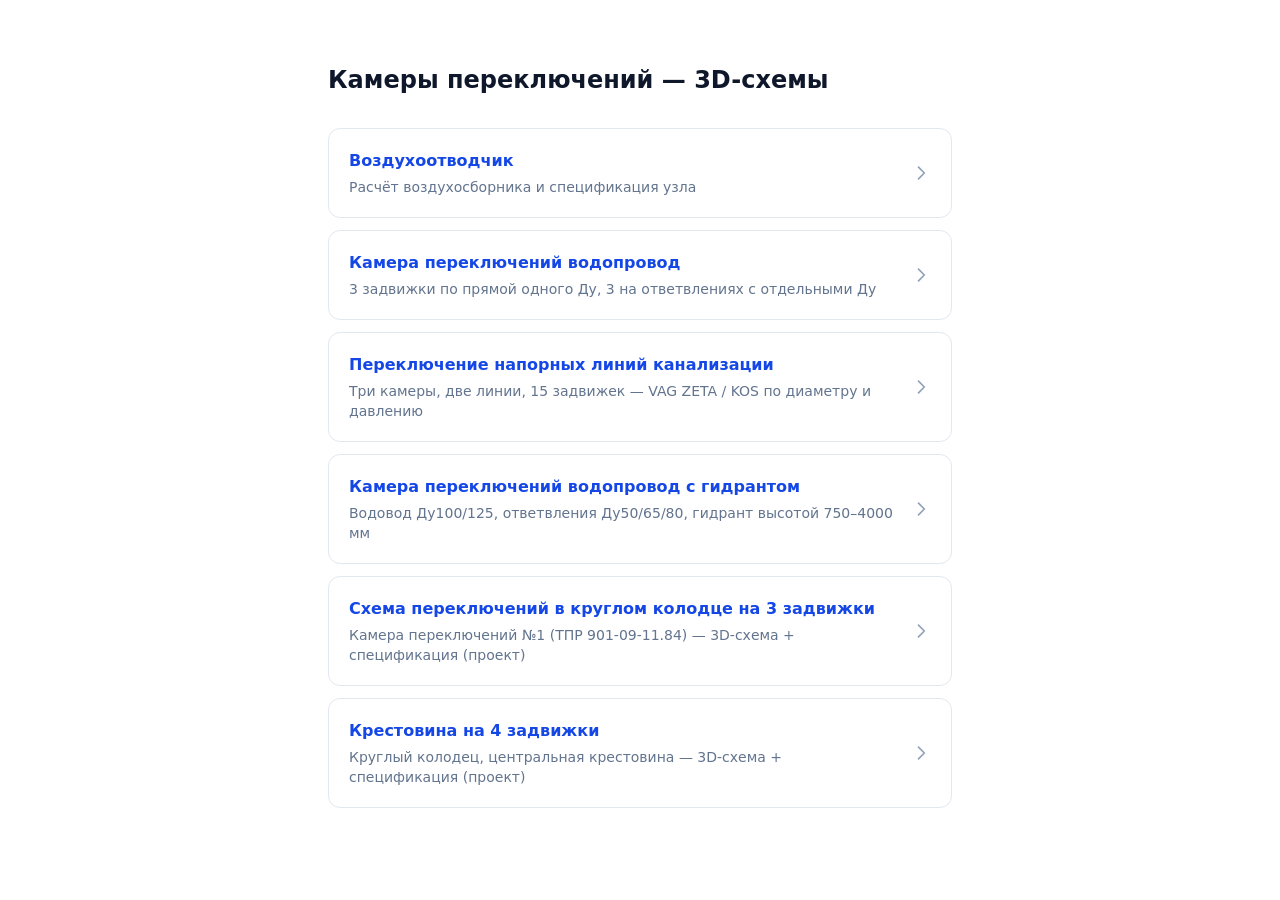
<file: index.html>
<!doctype html>
<html lang="ru">
	<head>
		<meta charset="utf-8" />
		<meta name="viewport" content="width=device-width, initial-scale=1" />
		<meta http-equiv="content-security-policy" content="connect-src 'self'; script-src 'self' 'wasm-unsafe-eval' 'sha256-+P0klpvqe4GR8/NRU9jj+TfyuyEnpEtQlkSLEpeLtRQ='; style-src 'self'; style-src-attr 'unsafe-hashes' 'sha256-S8qMpvofolR8Mpjy4kQvEm7m1q8clzU4dfDH0AmvZjo='">
		<link href="./_app/immutable/entry/start.BTh6j1HH.js" rel="modulepreload">
		<link href="./_app/immutable/chunks/CkH2gmz1.js" rel="modulepreload">
		<link href="./_app/immutable/chunks/C0CmDKNP.js" rel="modulepreload">
		<link href="./_app/immutable/chunks/ArF4YDRw.js" rel="modulepreload">
		<link href="./_app/immutable/chunks/DdtrgjEu.js" rel="modulepreload">
		<link href="./_app/immutable/entry/app.DQMFyP6h.js" rel="modulepreload">
		<link href="./_app/immutable/chunks/CxL-JORD.js" rel="modulepreload">
		<link href="./_app/immutable/chunks/CrJjbbDR.js" rel="modulepreload">
		<link href="./_app/immutable/chunks/CkRYQjaD.js" rel="modulepreload">
		<link href="./_app/immutable/chunks/CRseKfGF.js" rel="modulepreload">
		<link href="./_app/immutable/nodes/0.BIsjtQeS.js" rel="modulepreload">
		<link href="./_app/immutable/chunks/uBMCfobz.js" rel="modulepreload">
		<link href="./_app/immutable/chunks/BHOm5fhc.js" rel="modulepreload">
		<link href="./_app/immutable/nodes/2.DB__8mZm.js" rel="modulepreload">
		<link href="./_app/immutable/chunks/COVg0l7U.js" rel="modulepreload">
		<link href="./_app/immutable/chunks/BsjzHxVr.js" rel="modulepreload">
		<!--12qhfyh--><link rel="icon" href="[data-uri]"/><!----><!--1uha8ag--><meta name="robots" content="noindex"/><!----><title>АрмРасчет 2 — предпросмотр</title>
		<link href="./_app/immutable/assets/0.C9RT31q9.css" rel="stylesheet">
	</head>
	<body data-sveltekit-preload-data="hover">
		<div class="sk-body"><!--[--><!--[0--><!--[--><!--[--><main class="mx-auto max-w-2xl px-6 py-16 text-slate-800"><h1 class="text-2xl font-semibold text-slate-900">Камеры переключений — 3D-схемы</h1> <div class="mt-8 flex flex-col gap-3"><!--[--><a href="./air-release/" class="group flex items-center justify-between gap-4 rounded-xl border border-slate-200 bg-white p-5 transition-all hover:border-blue-600 hover:bg-blue-50 hover:shadow-sm"><span class="min-w-0"><span class="block font-semibold text-blue-700 group-hover:text-blue-800">Воздухоотводчик</span> <span class="mt-1 block text-sm text-slate-500">Расчёт воздухосборника и спецификация узла</span></span> <svg class="h-5 w-5 shrink-0 text-slate-400 transition-transform group-hover:translate-x-0.5 group-hover:text-blue-600" viewBox="0 0 24 24" fill="none" stroke="currentColor" stroke-width="2" stroke-linecap="round" stroke-linejoin="round" aria-hidden="true"><path d="m9 5 7 7-7 7"></path></svg></a><a href="./vkm9/" class="group flex items-center justify-between gap-4 rounded-xl border border-slate-200 bg-white p-5 transition-all hover:border-blue-600 hover:bg-blue-50 hover:shadow-sm"><span class="min-w-0"><span class="block font-semibold text-blue-700 group-hover:text-blue-800">Камера переключений водопровод</span> <span class="mt-1 block text-sm text-slate-500">3 задвижки по прямой одного Ду, 3 на ответвлениях с отдельными Ду</span></span> <svg class="h-5 w-5 shrink-0 text-slate-400 transition-transform group-hover:translate-x-0.5 group-hover:text-blue-600" viewBox="0 0 24 24" fill="none" stroke="currentColor" stroke-width="2" stroke-linecap="round" stroke-linejoin="round" aria-hidden="true"><path d="m9 5 7 7-7 7"></path></svg></a><a href="./sewage/" class="group flex items-center justify-between gap-4 rounded-xl border border-slate-200 bg-white p-5 transition-all hover:border-blue-600 hover:bg-blue-50 hover:shadow-sm"><span class="min-w-0"><span class="block font-semibold text-blue-700 group-hover:text-blue-800">Переключение напорных линий канализации</span> <span class="mt-1 block text-sm text-slate-500">Три камеры, две линии, 15 задвижек — VAG ZETA / KOS по диаметру и давлению</span></span> <svg class="h-5 w-5 shrink-0 text-slate-400 transition-transform group-hover:translate-x-0.5 group-hover:text-blue-600" viewBox="0 0 24 24" fill="none" stroke="currentColor" stroke-width="2" stroke-linecap="round" stroke-linejoin="round" aria-hidden="true"><path d="m9 5 7 7-7 7"></path></svg></a><a href="./vkm9-pg/" class="group flex items-center justify-between gap-4 rounded-xl border border-slate-200 bg-white p-5 transition-all hover:border-blue-600 hover:bg-blue-50 hover:shadow-sm"><span class="min-w-0"><span class="block font-semibold text-blue-700 group-hover:text-blue-800">Камера переключений водопровод с гидрантом</span> <span class="mt-1 block text-sm text-slate-500">Водовод Ду100/125, ответвления Ду50/65/80, гидрант высотой 750–4000 мм</span></span> <svg class="h-5 w-5 shrink-0 text-slate-400 transition-transform group-hover:translate-x-0.5 group-hover:text-blue-600" viewBox="0 0 24 24" fill="none" stroke="currentColor" stroke-width="2" stroke-linecap="round" stroke-linejoin="round" aria-hidden="true"><path d="m9 5 7 7-7 7"></path></svg></a><a href="./kp1/" class="group flex items-center justify-between gap-4 rounded-xl border border-slate-200 bg-white p-5 transition-all hover:border-blue-600 hover:bg-blue-50 hover:shadow-sm"><span class="min-w-0"><span class="block font-semibold text-blue-700 group-hover:text-blue-800">Схема переключений в круглом колодце на 3 задвижки</span> <span class="mt-1 block text-sm text-slate-500">Камера переключений №1 (ТПР 901-09-11.84) — 3D-схема + спецификация (проект)</span></span> <svg class="h-5 w-5 shrink-0 text-slate-400 transition-transform group-hover:translate-x-0.5 group-hover:text-blue-600" viewBox="0 0 24 24" fill="none" stroke="currentColor" stroke-width="2" stroke-linecap="round" stroke-linejoin="round" aria-hidden="true"><path d="m9 5 7 7-7 7"></path></svg></a><a href="./cross/" class="group flex items-center justify-between gap-4 rounded-xl border border-slate-200 bg-white p-5 transition-all hover:border-blue-600 hover:bg-blue-50 hover:shadow-sm"><span class="min-w-0"><span class="block font-semibold text-blue-700 group-hover:text-blue-800">Крестовина на 4 задвижки</span> <span class="mt-1 block text-sm text-slate-500">Круглый колодец, центральная крестовина — 3D-схема + спецификация (проект)</span></span> <svg class="h-5 w-5 shrink-0 text-slate-400 transition-transform group-hover:translate-x-0.5 group-hover:text-blue-600" viewBox="0 0 24 24" fill="none" stroke="currentColor" stroke-width="2" stroke-linecap="round" stroke-linejoin="round" aria-hidden="true"><path d="m9 5 7 7-7 7"></path></svg></a><!--]--></div></main><!--]--><!----><!--]--><!--]--> <!--[-1--><!--]--><!--]-->
			
			<script>
				{
					__sveltekit_j2gr3v = {
						base: new URL(".", location).pathname.slice(0, -1)
					};

					const element = document.currentScript.parentElement;

					Promise.all([
						import("./_app/immutable/entry/start.BTh6j1HH.js"),
						import("./_app/immutable/entry/app.DQMFyP6h.js")
					]).then(([kit, app]) => {
						kit.start(app, element, {
							node_ids: [0, 2],
							data: [null,null],
							form: null,
							error: null
						});
					});
				}
			</script>
		</div>
	</body>
</html>
</file>
<file: _app/immutable/assets/0.C9RT31q9.css>
@layer properties{@supports (((-webkit-hyphens:none)) and (not (margin-trim:inline))) or ((-moz-orient:inline) and (not (color:rgb(from red r g b)))){*,:before,:after,::backdrop{--tw-translate-x:0;--tw-translate-y:0;--tw-translate-z:0;--tw-rotate-x:initial;--tw-rotate-y:initial;--tw-rotate-z:initial;--tw-skew-x:initial;--tw-skew-y:initial;--tw-space-y-reverse:0;--tw-border-style:solid;--tw-leading:initial;--tw-font-weight:initial;--tw-tracking:initial;--tw-shadow:0 0 #0000;--tw-shadow-color:initial;--tw-shadow-alpha:100%;--tw-inset-shadow:0 0 #0000;--tw-inset-shadow-color:initial;--tw-inset-shadow-alpha:100%;--tw-ring-color:initial;--tw-ring-shadow:0 0 #0000;--tw-inset-ring-color:initial;--tw-inset-ring-shadow:0 0 #0000;--tw-ring-inset:initial;--tw-ring-offset-width:0px;--tw-ring-offset-color:#fff;--tw-ring-offset-shadow:0 0 #0000;--tw-blur:initial;--tw-brightness:initial;--tw-contrast:initial;--tw-grayscale:initial;--tw-hue-rotate:initial;--tw-invert:initial;--tw-opacity:initial;--tw-saturate:initial;--tw-sepia:initial;--tw-drop-shadow:initial;--tw-drop-shadow-color:initial;--tw-drop-shadow-alpha:100%;--tw-drop-shadow-size:initial}}}@layer theme{:root,:host{--font-sans:ui-sans-serif, system-ui, sans-serif, "Apple Color Emoji", "Segoe UI Emoji", "Segoe UI Symbol", "Noto Color Emoji";--font-mono:ui-monospace, SFMono-Regular, Menlo, Monaco, Consolas, "Liberation Mono", "Courier New", monospace;--color-red-700:oklch(50.5% .213 27.518);--color-red-800:oklch(44.4% .177 26.899);--color-amber-800:oklch(47.3% .137 46.201);--color-blue-50:oklch(97% .014 254.604);--color-blue-200:oklch(88.2% .059 254.128);--color-blue-600:oklch(54.6% .245 262.881);--color-blue-700:oklch(48.8% .243 264.376);--color-blue-800:oklch(42.4% .199 265.638);--color-blue-900:oklch(37.9% .146 265.522);--color-slate-50:oklch(98.4% .003 247.858);--color-slate-100:oklch(96.8% .007 247.896);--color-slate-200:oklch(92.9% .013 255.508);--color-slate-300:oklch(86.9% .022 252.894);--color-slate-400:oklch(70.4% .04 256.788);--color-slate-500:oklch(55.4% .046 257.417);--color-slate-600:oklch(44.6% .043 257.281);--color-slate-700:oklch(37.2% .044 257.287);--color-slate-800:oklch(27.9% .041 260.031);--color-slate-900:oklch(20.8% .042 265.755);--color-gray-200:oklch(92.8% .006 264.531);--color-gray-300:oklch(87.2% .01 258.338);--color-gray-700:oklch(37.3% .034 259.733);--color-black:#000;--color-white:#fff;--spacing:.25rem;--container-2xl:42rem;--container-6xl:72rem;--text-xs:.75rem;--text-xs--line-height:calc(1 / .75);--text-sm:.875rem;--text-sm--line-height:calc(1.25 / .875);--text-base:1rem;--text-base--line-height: 1.5 ;--text-lg:1.125rem;--text-lg--line-height:calc(1.75 / 1.125);--text-xl:1.25rem;--text-xl--line-height:calc(1.75 / 1.25);--text-2xl:1.5rem;--text-2xl--line-height:calc(2 / 1.5);--font-weight-normal:400;--font-weight-medium:500;--font-weight-semibold:600;--font-weight-bold:700;--tracking-wider:.05em;--leading-tight:1.25;--leading-relaxed:1.625;--radius-md:.375rem;--radius-lg:.5rem;--radius-xl:.75rem;--default-transition-duration:.15s;--default-transition-timing-function:cubic-bezier(.4, 0, .2, 1);--default-font-family:var(--font-sans);--default-mono-font-family:var(--font-mono)}}@layer base{*,:after,:before,::backdrop{box-sizing:border-box;border:0 solid;margin:0;padding:0}::file-selector-button{box-sizing:border-box;border:0 solid;margin:0;padding:0}html,:host{-webkit-text-size-adjust:100%;tab-size:4;line-height:1.5;font-family:var(--default-font-family,ui-sans-serif, system-ui, sans-serif, "Apple Color Emoji", "Segoe UI Emoji", "Segoe UI Symbol", "Noto Color Emoji");font-feature-settings:var(--default-font-feature-settings,normal);font-variation-settings:var(--default-font-variation-settings,normal);-webkit-tap-highlight-color:transparent}hr{height:0;color:inherit;border-top-width:1px}abbr:where([title]){-webkit-text-decoration:underline dotted;text-decoration:underline dotted}h1,h2,h3,h4,h5,h6{font-size:inherit;font-weight:inherit}a{color:inherit;-webkit-text-decoration:inherit;text-decoration:inherit}b,strong{font-weight:bolder}code,kbd,samp,pre{font-family:var(--default-mono-font-family,ui-monospace, SFMono-Regular, Menlo, Monaco, Consolas, "Liberation Mono", "Courier New", monospace);font-feature-settings:var(--default-mono-font-feature-settings,normal);font-variation-settings:var(--default-mono-font-variation-settings,normal);font-size:1em}small{font-size:80%}sub,sup{vertical-align:baseline;font-size:75%;line-height:0;position:relative}sub{bottom:-.25em}sup{top:-.5em}table{text-indent:0;border-color:inherit;border-collapse:collapse}:-moz-focusring{outline:auto}progress{vertical-align:baseline}summary{display:list-item}ol,ul,menu{list-style:none}img,svg,video,canvas,audio,iframe,embed,object{vertical-align:middle;display:block}img,video{max-width:100%;height:auto}button,input,select,optgroup,textarea{font:inherit;font-feature-settings:inherit;font-variation-settings:inherit;letter-spacing:inherit;color:inherit;opacity:1;background-color:#0000;border-radius:0}::file-selector-button{font:inherit;font-feature-settings:inherit;font-variation-settings:inherit;letter-spacing:inherit;color:inherit;opacity:1;background-color:#0000;border-radius:0}:where(select:is([multiple],[size])) optgroup{font-weight:bolder}:where(select:is([multiple],[size])) optgroup option{padding-inline-start:20px}::file-selector-button{margin-inline-end:4px}::placeholder{opacity:1}@supports (not ((-webkit-appearance:-apple-pay-button))) or (contain-intrinsic-size:1px){::placeholder{color:currentColor}@supports (color:color-mix(in lab,red,red)){::placeholder{color:color-mix(in oklab,currentcolor 50%,transparent)}}}textarea{resize:vertical}::-webkit-search-decoration{-webkit-appearance:none}::-webkit-date-and-time-value{min-height:1lh;text-align:inherit}::-webkit-datetime-edit{display:inline-flex}::-webkit-datetime-edit-fields-wrapper{padding:0}::-webkit-datetime-edit{padding-block:0}::-webkit-datetime-edit-year-field{padding-block:0}::-webkit-datetime-edit-month-field{padding-block:0}::-webkit-datetime-edit-day-field{padding-block:0}::-webkit-datetime-edit-hour-field{padding-block:0}::-webkit-datetime-edit-minute-field{padding-block:0}::-webkit-datetime-edit-second-field{padding-block:0}::-webkit-datetime-edit-millisecond-field{padding-block:0}::-webkit-datetime-edit-meridiem-field{padding-block:0}::-webkit-calendar-picker-indicator{line-height:1}:-moz-ui-invalid{box-shadow:none}button,input:where([type=button],[type=reset],[type=submit]){appearance:button}::file-selector-button{appearance:button}::-webkit-inner-spin-button{height:auto}::-webkit-outer-spin-button{height:auto}[hidden]:where(:not([hidden=until-found])){display:none!important}}@layer components;@layer utilities{.pointer-events-none{pointer-events:none}.collapse{visibility:collapse}.invisible{visibility:hidden}.visible{visibility:visible}.absolute{position:absolute}.fixed{position:fixed}.relative{position:relative}.static{position:static}.z-10{z-index:10}.z-20{z-index:20}.container{width:100%}@media(min-width:40rem){.container{max-width:40rem}}@media(min-width:48rem){.container{max-width:48rem}}@media(min-width:64rem){.container{max-width:64rem}}@media(min-width:80rem){.container{max-width:80rem}}@media(min-width:96rem){.container{max-width:96rem}}.mx-auto{margin-inline:auto}.mt-1{margin-top:var(--spacing)}.mt-2{margin-top:calc(var(--spacing) * 2)}.mt-3{margin-top:calc(var(--spacing) * 3)}.mt-4{margin-top:calc(var(--spacing) * 4)}.mt-6{margin-top:calc(var(--spacing) * 6)}.mt-8{margin-top:calc(var(--spacing) * 8)}.mb-2{margin-bottom:calc(var(--spacing) * 2)}.mb-3{margin-bottom:calc(var(--spacing) * 3)}.mb-4{margin-bottom:calc(var(--spacing) * 4)}.mb-6{margin-bottom:calc(var(--spacing) * 6)}.mb-7{margin-bottom:calc(var(--spacing) * 7)}.mb-8{margin-bottom:calc(var(--spacing) * 8)}.box-border{box-sizing:border-box}.block{display:block}.contents{display:contents}.flex{display:flex}.grid{display:grid}.hidden{display:none}.inline{display:inline}.table{display:table}.h-5{height:calc(var(--spacing) * 5)}.h-\[65vh\]{height:65vh}.h-\[70vh\]{height:70vh}.h-screen{height:100vh}.max-h-screen{max-height:100vh}.min-h-\[380px\]{min-height:380px}.min-h-\[420px\]{min-height:420px}.min-h-screen{min-height:100vh}.w-5{width:calc(var(--spacing) * 5)}.w-full{width:100%}.max-w-2xl{max-width:var(--container-2xl)}.max-w-6xl{max-width:var(--container-6xl)}.min-w-0{min-width:0}.flex-1{flex:1}.flex-\[0_0_20\%\]{flex:0 0 20%}.flex-\[0_0_80\%\]{flex:0 0 80%}.shrink{flex-shrink:1}.shrink-0{flex-shrink:0}.border-collapse{border-collapse:collapse}.origin-\[0\%_50\%\]{transform-origin:0%}.-translate-x-3\/4{--tw-translate-x: -75% ;translate:var(--tw-translate-x) var(--tw-translate-y)}.transform{transform:var(--tw-rotate-x,) var(--tw-rotate-y,) var(--tw-rotate-z,) var(--tw-skew-x,) var(--tw-skew-y,)}.cursor-pointer{cursor:pointer}.flex-col{flex-direction:column}.flex-wrap{flex-wrap:wrap}.items-baseline{align-items:baseline}.items-center{align-items:center}.items-start{align-items:flex-start}.justify-between{justify-content:space-between}.gap-2{gap:calc(var(--spacing) * 2)}.gap-3{gap:calc(var(--spacing) * 3)}.gap-4{gap:calc(var(--spacing) * 4)}.gap-\[0\.5px\]{gap:.5px}:where(.space-y-5>:not(:last-child)){--tw-space-y-reverse:0;margin-block-start:calc(calc(var(--spacing) * 5) * var(--tw-space-y-reverse));margin-block-end:calc(calc(var(--spacing) * 5) * calc(1 - var(--tw-space-y-reverse)))}.truncate{text-overflow:ellipsis;white-space:nowrap;overflow:hidden}.overflow-hidden{overflow:hidden}.overflow-visible{overflow:visible}.overflow-x-auto{overflow-x:auto}.overflow-y-auto{overflow-y:auto}.rounded{border-radius:.25rem}.rounded-full{border-radius:3.40282e38px}.rounded-lg{border-radius:var(--radius-lg)}.rounded-md{border-radius:var(--radius-md)}.rounded-xl{border-radius:var(--radius-xl)}.border{border-style:var(--tw-border-style);border-width:1px}.border-2{border-style:var(--tw-border-style);border-width:2px}.border-\[1\.5px\]{border-style:var(--tw-border-style);border-width:1.5px}.border-t{border-top-style:var(--tw-border-style);border-top-width:1px}.border-b{border-bottom-style:var(--tw-border-style);border-bottom-width:1px}.border-l-2{border-left-style:var(--tw-border-style);border-left-width:2px}.border-solid{--tw-border-style:solid;border-style:solid}.border-black{border-color:var(--color-black)}.border-blue-200{border-color:var(--color-blue-200)}.border-blue-600{border-color:var(--color-blue-600)}.border-blue-700{border-color:var(--color-blue-700)}.border-gray-200{border-color:var(--color-gray-200)}.border-gray-300{border-color:var(--color-gray-300)}.border-slate-100{border-color:var(--color-slate-100)}.border-slate-200{border-color:var(--color-slate-200)}.border-slate-300{border-color:var(--color-slate-300)}.bg-blue-50{background-color:var(--color-blue-50)}.bg-blue-50\/95{background-color:#eff6fff2}@supports (color:color-mix(in lab,red,red)){.bg-blue-50\/95{background-color:color-mix(in oklab,var(--color-blue-50) 95%,transparent)}}.bg-blue-700{background-color:var(--color-blue-700)}.bg-gray-200{background-color:var(--color-gray-200)}.bg-slate-50{background-color:var(--color-slate-50)}.bg-white{background-color:var(--color-white)}.bg-white\/95{background-color:#fffffff2}@supports (color:color-mix(in lab,red,red)){.bg-white\/95{background-color:color-mix(in oklab,var(--color-white) 95%,transparent)}}.p-4{padding:calc(var(--spacing) * 4)}.p-5{padding:calc(var(--spacing) * 5)}.p-6{padding:calc(var(--spacing) * 6)}.px-1{padding-inline:var(--spacing)}.px-2{padding-inline:calc(var(--spacing) * 2)}.px-2\.5{padding-inline:calc(var(--spacing) * 2.5)}.px-3{padding-inline:calc(var(--spacing) * 3)}.px-4{padding-inline:calc(var(--spacing) * 4)}.px-6{padding-inline:calc(var(--spacing) * 6)}.py-0\.5{padding-block:calc(var(--spacing) * .5)}.py-1{padding-block:var(--spacing)}.py-1\.5{padding-block:calc(var(--spacing) * 1.5)}.py-2{padding-block:calc(var(--spacing) * 2)}.py-2\.5{padding-block:calc(var(--spacing) * 2.5)}.py-3{padding-block:calc(var(--spacing) * 3)}.py-4{padding-block:calc(var(--spacing) * 4)}.py-6{padding-block:calc(var(--spacing) * 6)}.py-8{padding-block:calc(var(--spacing) * 8)}.py-10{padding-block:calc(var(--spacing) * 10)}.py-16{padding-block:calc(var(--spacing) * 16)}.pr-4{padding-right:calc(var(--spacing) * 4)}.pr-6{padding-right:calc(var(--spacing) * 6)}.pl-3{padding-left:calc(var(--spacing) * 3)}.pl-4{padding-left:calc(var(--spacing) * 4)}.text-left{text-align:left}.font-sans{font-family:var(--font-sans)}.text-2xl{font-size:var(--text-2xl);line-height:var(--tw-leading,var(--text-2xl--line-height))}.text-base{font-size:var(--text-base);line-height:var(--tw-leading,var(--text-base--line-height))}.text-lg{font-size:var(--text-lg);line-height:var(--tw-leading,var(--text-lg--line-height))}.text-sm{font-size:var(--text-sm);line-height:var(--tw-leading,var(--text-sm--line-height))}.text-xl{font-size:var(--text-xl);line-height:var(--tw-leading,var(--text-xl--line-height))}.text-xs{font-size:var(--text-xs);line-height:var(--tw-leading,var(--text-xs--line-height))}.text-\[10px\]{font-size:10px}.text-\[11px\]{font-size:11px}.text-\[13px\]{font-size:13px}.leading-relaxed{--tw-leading:var(--leading-relaxed);line-height:var(--leading-relaxed)}.leading-tight{--tw-leading:var(--leading-tight);line-height:var(--leading-tight)}.font-bold{--tw-font-weight:var(--font-weight-bold);font-weight:var(--font-weight-bold)}.font-medium{--tw-font-weight:var(--font-weight-medium);font-weight:var(--font-weight-medium)}.font-normal{--tw-font-weight:var(--font-weight-normal);font-weight:var(--font-weight-normal)}.font-semibold{--tw-font-weight:var(--font-weight-semibold);font-weight:var(--font-weight-semibold)}.tracking-wider{--tw-tracking:var(--tracking-wider);letter-spacing:var(--tracking-wider)}.whitespace-normal{white-space:normal}.whitespace-nowrap{white-space:nowrap}.text-amber-800{color:var(--color-amber-800)}.text-black{color:var(--color-black)}.text-blue-600{color:var(--color-blue-600)}.text-blue-700{color:var(--color-blue-700)}.text-blue-800{color:var(--color-blue-800)}.text-blue-900{color:var(--color-blue-900)}.text-gray-700{color:var(--color-gray-700)}.text-red-700{color:var(--color-red-700)}.text-red-800{color:var(--color-red-800)}.text-slate-400{color:var(--color-slate-400)}.text-slate-500{color:var(--color-slate-500)}.text-slate-600{color:var(--color-slate-600)}.text-slate-700{color:var(--color-slate-700)}.text-slate-800{color:var(--color-slate-800)}.text-slate-900{color:var(--color-slate-900)}.text-white{color:var(--color-white)}.lowercase{text-transform:lowercase}.uppercase{text-transform:uppercase}.shadow-\[0_1px_3px_rgba\(0\,0\,0\,0\.15\)\]{--tw-shadow:0 1px 3px var(--tw-shadow-color,#00000026);box-shadow:var(--tw-inset-shadow),var(--tw-inset-ring-shadow),var(--tw-ring-offset-shadow),var(--tw-ring-shadow),var(--tw-shadow)}.shadow-\[0_2px_4px_rgba\(0\,0\,0\,0\.15\)\]{--tw-shadow:0 2px 4px var(--tw-shadow-color,#00000026);box-shadow:var(--tw-inset-shadow),var(--tw-inset-ring-shadow),var(--tw-ring-offset-shadow),var(--tw-ring-shadow),var(--tw-shadow)}.ring{--tw-ring-shadow:var(--tw-ring-inset,) 0 0 0 calc(1px + var(--tw-ring-offset-width)) var(--tw-ring-color,currentcolor);box-shadow:var(--tw-inset-shadow),var(--tw-inset-ring-shadow),var(--tw-ring-offset-shadow),var(--tw-ring-shadow),var(--tw-shadow)}.filter{filter:var(--tw-blur,) var(--tw-brightness,) var(--tw-contrast,) var(--tw-grayscale,) var(--tw-hue-rotate,) var(--tw-invert,) var(--tw-saturate,) var(--tw-sepia,) var(--tw-drop-shadow,)}.transition{transition-property:color,background-color,border-color,outline-color,text-decoration-color,fill,stroke,--tw-gradient-from,--tw-gradient-via,--tw-gradient-to,opacity,box-shadow,transform,translate,scale,rotate,filter,-webkit-backdrop-filter,backdrop-filter,display,content-visibility,overlay,pointer-events;transition-timing-function:var(--tw-ease,var(--default-transition-timing-function));transition-duration:var(--tw-duration,var(--default-transition-duration))}.transition-all{transition-property:all;transition-timing-function:var(--tw-ease,var(--default-transition-timing-function));transition-duration:var(--tw-duration,var(--default-transition-duration))}.transition-colors{transition-property:color,background-color,border-color,outline-color,text-decoration-color,fill,stroke,--tw-gradient-from,--tw-gradient-via,--tw-gradient-to;transition-timing-function:var(--tw-ease,var(--default-transition-timing-function));transition-duration:var(--tw-duration,var(--default-transition-duration))}.transition-transform{transition-property:transform,translate,scale,rotate;transition-timing-function:var(--tw-ease,var(--default-transition-timing-function));transition-duration:var(--tw-duration,var(--default-transition-duration))}.will-change-transform{will-change:transform}.select-none{-webkit-user-select:none;user-select:none}@media(hover:hover){.group-hover\:translate-x-0\.5:is(:where(.group):hover *){--tw-translate-x:calc(var(--spacing) * .5);translate:var(--tw-translate-x) var(--tw-translate-y)}.group-hover\:text-blue-600:is(:where(.group):hover *){color:var(--color-blue-600)}.group-hover\:text-blue-800:is(:where(.group):hover *){color:var(--color-blue-800)}.hover\:border-blue-600:hover{border-color:var(--color-blue-600)}.hover\:bg-blue-50:hover{background-color:var(--color-blue-50)}.hover\:bg-blue-600:hover{background-color:var(--color-blue-600)}.hover\:bg-blue-800:hover{background-color:var(--color-blue-800)}.hover\:bg-slate-50:hover{background-color:var(--color-slate-50)}.hover\:text-white:hover{color:var(--color-white)}.hover\:shadow-sm:hover{--tw-shadow:0 1px 3px 0 var(--tw-shadow-color,#0000001a), 0 1px 2px -1px var(--tw-shadow-color,#0000001a);box-shadow:var(--tw-inset-shadow),var(--tw-inset-ring-shadow),var(--tw-ring-offset-shadow),var(--tw-ring-shadow),var(--tw-shadow)}}.focus\:border-blue-600:focus{border-color:var(--color-blue-600)}.focus\:ring-3:focus{--tw-ring-shadow:var(--tw-ring-inset,) 0 0 0 calc(3px + var(--tw-ring-offset-width)) var(--tw-ring-color,currentcolor);box-shadow:var(--tw-inset-shadow),var(--tw-inset-ring-shadow),var(--tw-ring-offset-shadow),var(--tw-ring-shadow),var(--tw-shadow)}.focus\:ring-blue-600\/10:focus{--tw-ring-color:#155dfc1a}@supports (color:color-mix(in lab,red,red)){.focus\:ring-blue-600\/10:focus{--tw-ring-color:color-mix(in oklab, var(--color-blue-600) 10%, transparent)}}.focus\:outline-none:focus{--tw-outline-style:none;outline-style:none}@media(min-width:48rem){.md\:inline{display:inline}}@media(min-width:64rem){.lg\:h-screen{height:100vh}.lg\:min-h-\[600px\]{min-height:600px}.lg\:grid-cols-\[320px_minmax\(0\,1fr\)\]{grid-template-columns:320px minmax(0,1fr)}.lg\:border-r{border-right-style:var(--tw-border-style);border-right-width:1px}.lg\:border-b-0{border-bottom-style:var(--tw-border-style);border-bottom-width:0}}}.sk-body{display:contents}body{background-color:#fff;margin:0}@media print{.flex.flex-1,.no-print{display:none!important}body{background-color:#fff}}@property --tw-translate-x{syntax:"*";inherits:false;initial-value:0}@property --tw-translate-y{syntax:"*";inherits:false;initial-value:0}@property --tw-translate-z{syntax:"*";inherits:false;initial-value:0}@property --tw-rotate-x{syntax:"*";inherits:false}@property --tw-rotate-y{syntax:"*";inherits:false}@property --tw-rotate-z{syntax:"*";inherits:false}@property --tw-skew-x{syntax:"*";inherits:false}@property --tw-skew-y{syntax:"*";inherits:false}@property --tw-space-y-reverse{syntax:"*";inherits:false;initial-value:0}@property --tw-border-style{syntax:"*";inherits:false;initial-value:solid}@property --tw-leading{syntax:"*";inherits:false}@property --tw-font-weight{syntax:"*";inherits:false}@property --tw-tracking{syntax:"*";inherits:false}@property --tw-shadow{syntax:"*";inherits:false;initial-value:0 0 #0000}@property --tw-shadow-color{syntax:"*";inherits:false}@property --tw-shadow-alpha{syntax:"<percentage>";inherits:false;initial-value:100%}@property --tw-inset-shadow{syntax:"*";inherits:false;initial-value:0 0 #0000}@property --tw-inset-shadow-color{syntax:"*";inherits:false}@property --tw-inset-shadow-alpha{syntax:"<percentage>";inherits:false;initial-value:100%}@property --tw-ring-color{syntax:"*";inherits:false}@property --tw-ring-shadow{syntax:"*";inherits:false;initial-value:0 0 #0000}@property --tw-inset-ring-color{syntax:"*";inherits:false}@property --tw-inset-ring-shadow{syntax:"*";inherits:false;initial-value:0 0 #0000}@property --tw-ring-inset{syntax:"*";inherits:false}@property --tw-ring-offset-width{syntax:"<length>";inherits:false;initial-value:0}@property --tw-ring-offset-color{syntax:"*";inherits:false;initial-value:#fff}@property --tw-ring-offset-shadow{syntax:"*";inherits:false;initial-value:0 0 #0000}@property --tw-blur{syntax:"*";inherits:false}@property --tw-brightness{syntax:"*";inherits:false}@property --tw-contrast{syntax:"*";inherits:false}@property --tw-grayscale{syntax:"*";inherits:false}@property --tw-hue-rotate{syntax:"*";inherits:false}@property --tw-invert{syntax:"*";inherits:false}@property --tw-opacity{syntax:"*";inherits:false}@property --tw-saturate{syntax:"*";inherits:false}@property --tw-sepia{syntax:"*";inherits:false}@property --tw-drop-shadow{syntax:"*";inherits:false}@property --tw-drop-shadow-color{syntax:"*";inherits:false}@property --tw-drop-shadow-alpha{syntax:"<percentage>";inherits:false;initial-value:100%}@property --tw-drop-shadow-size{syntax:"*";inherits:false}
</file>
